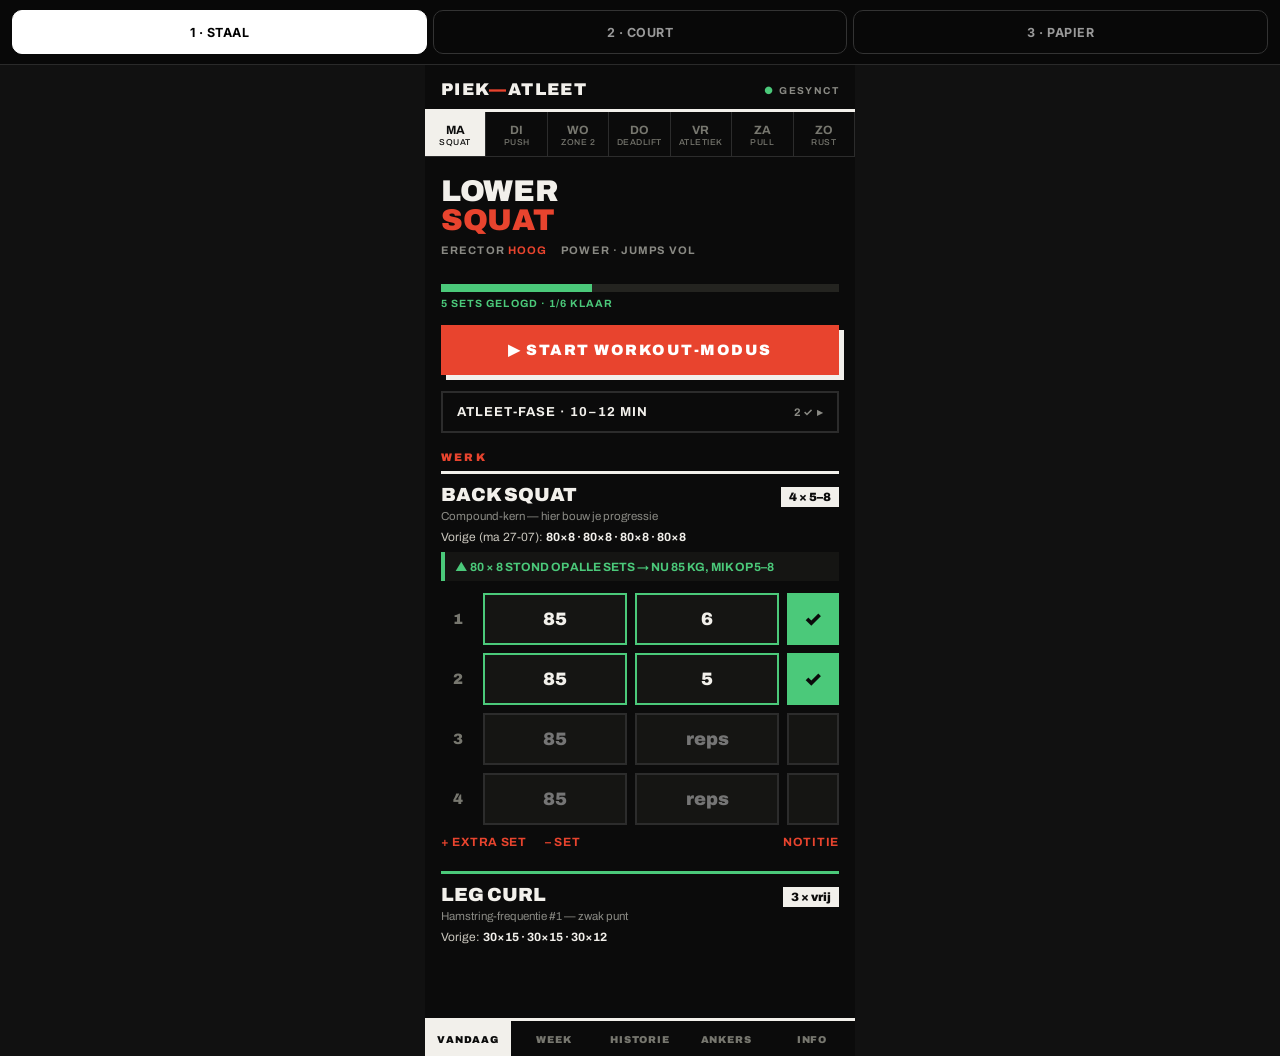
<file: mockups/index.html>
<!DOCTYPE html>
<html lang="nl">
<head>
<meta charset="UTF-8">
<meta name="viewport" content="width=device-width, initial-scale=1.0, viewport-fit=cover">
<title>PiekAtleet — 3 ontwerpen</title>
<link rel="preconnect" href="https://fonts.googleapis.com">
<link rel="preconnect" href="https://fonts.gstatic.com" crossorigin>
<link href="https://fonts.googleapis.com/css2?family=Archivo:ital,wght@0,500;0,700;0,900;1,700&family=Archivo+Expanded:wght@700;900&family=Inter:wght@400;500;600;700;800&family=Fraunces:opsz,wght@9..144,600;9..144,700&display=swap" rel="stylesheet">
<style>
  * { margin:0; padding:0; box-sizing:border-box; -webkit-tap-highlight-color:transparent; }
  html { -webkit-text-size-adjust:100%; }
  body { background:#111; font-family:Inter,-apple-system,sans-serif; }
  button { font:inherit; color:inherit; background:none; border:none; cursor:pointer; }

  /* ---------- keuzebalk ---------- */
  .picker {
    position:fixed; top:0; left:0; right:0; z-index:999;
    display:flex; gap:6px; padding:10px 12px calc(10px);
    background:rgba(8,8,8,.94); backdrop-filter:blur(12px); border-bottom:1px solid #2a2a2a;
  }
  .picker button {
    flex:1; min-height:44px; border-radius:10px; border:1px solid #333;
    color:#999; font-size:12.5px; font-weight:700; letter-spacing:.04em;
  }
  .picker button.on { background:#fff; color:#000; border-color:#fff; }
  .stage { padding-top:64px; min-height:100vh; }
  .set input { width:100%; min-width:0; }
  .variant { display:none; max-width:430px; margin:0 auto; min-height:calc(100vh - 64px); position:relative; padding-bottom:90px; }
  .variant.show { display:block; }

  /* ============================================================
     ONTWERP 1 — STAAL  (industrieel, krijt & ijzer)
  ============================================================ */
  .v1 { background:#0b0b0b; color:#f2f0eb; font-family:Archivo,Inter,sans-serif; }
  .v1 .top { display:flex; justify-content:space-between; align-items:center; padding:16px 16px 10px; border-bottom:3px solid #f2f0eb; }
  .v1 .brand { font-family:'Archivo Expanded',Archivo,sans-serif; font-weight:900; font-size:17px; letter-spacing:.08em; }
  .v1 .brand em { font-style:normal; color:#e8442e; }
  .v1 .sync { font-size:10px; font-weight:700; letter-spacing:.14em; color:#8a8a84; text-transform:uppercase; }
  .v1 .sync::before { content:"●"; color:#4bc97a; margin-right:5px; }
  .v1 .chips { display:flex; border-bottom:1px solid #2c2c2c; }
  .v1 .chip { flex:1; padding:11px 0 9px; text-align:center; font-weight:700; font-size:12px; color:#77776f; border-right:1px solid #2c2c2c; }
  .v1 .chip small { display:block; font-size:8.5px; font-weight:500; letter-spacing:.06em; margin-top:1px; }
  .v1 .chip.on { background:#f2f0eb; color:#0b0b0b; }
  .v1 .dayhead { padding:20px 16px 14px; }
  .v1 h1 { font-family:'Archivo Expanded',Archivo,sans-serif; font-weight:900; font-size:30px; line-height:.95; text-transform:uppercase; letter-spacing:-.01em; }
  .v1 h1 span { color:#e8442e; }
  .v1 .meta { display:flex; gap:14px; margin-top:10px; font-size:11px; font-weight:700; letter-spacing:.1em; text-transform:uppercase; color:#8a8a84; }
  .v1 .meta b { color:#e8442e; }
  .v1 .progressbar { height:8px; background:#242420; margin:14px 16px 0; }
  .v1 .progressbar i { display:block; height:100%; width:38%; background:#4bc97a; }
  .v1 .proglabel { padding:6px 16px 0; font-size:10.5px; font-weight:700; letter-spacing:.1em; text-transform:uppercase; color:#4bc97a; }
  .v1 .startbtn {
    display:block; margin:16px; width:calc(100% - 32px); padding:16px;
    background:#e8442e; color:#fff; font-family:'Archivo Expanded',Archivo,sans-serif;
    font-weight:900; font-size:15px; letter-spacing:.1em; text-transform:uppercase;
    box-shadow:5px 5px 0 #f2f0eb;
  }
  .v1 .opener { margin:6px 16px 18px; border:2px solid #2c2c2c; padding:12px 14px; display:flex; justify-content:space-between; align-items:center; }
  .v1 .opener b { font-size:13px; font-weight:700; text-transform:uppercase; letter-spacing:.08em; }
  .v1 .opener span { font-size:11px; color:#8a8a84; font-weight:700; }
  .v1 .sectlbl { padding:0 16px 8px; font-size:11px; font-weight:900; letter-spacing:.2em; color:#e8442e; text-transform:uppercase; }
  .v1 .ex { border-top:3px solid #f2f0eb; margin:0 16px 22px; padding-top:10px; }
  .v1 .ex.done-ex { border-top-color:#4bc97a; }
  .v1 .exhead { display:flex; justify-content:space-between; align-items:baseline; }
  .v1 .exname { font-family:'Archivo Expanded',Archivo,sans-serif; font-weight:900; font-size:19px; text-transform:uppercase; }
  .v1 .extarget { font-size:12px; font-weight:900; color:#0b0b0b; background:#f2f0eb; padding:3px 8px; }
  .v1 .excue { font-size:11.5px; color:#8a8a84; margin-top:3px; }
  .v1 .prev { margin-top:8px; font-size:12px; color:#c9c6bd; }
  .v1 .prev b { color:#f2f0eb; }
  .v1 .advies { margin-top:8px; border-left:4px solid #4bc97a; padding:7px 10px; background:#151513; font-size:12px; font-weight:700; color:#4bc97a; }
  .v1 .sets { margin-top:12px; display:flex; flex-direction:column; gap:8px; }
  .v1 .set { display:grid; grid-template-columns:34px 1fr 1fr 52px; gap:8px; align-items:stretch; }
  .v1 .setn { display:flex; align-items:center; justify-content:center; font-weight:900; font-size:15px; color:#77776f; }
  .v1 .set input { background:#151513; border:2px solid #2c2c2c; color:#f2f0eb; text-align:center; font-size:18px; font-weight:900; min-height:52px; font-family:Archivo; }
  .v1 .set .ok { border:2px solid #2c2c2c; background:#151513; color:transparent; font-size:20px; font-weight:900; }
  .v1 .set.done input { border-color:#4bc97a; }
  .v1 .set.done .ok { background:#4bc97a; border-color:#4bc97a; color:#0b0b0b; }
  .v1 .exfoot { display:flex; gap:18px; margin-top:10px; font-size:12px; font-weight:700; letter-spacing:.06em; text-transform:uppercase; color:#e8442e; }
  .v1 .tabbar { position:absolute; bottom:0; left:0; right:0; display:flex; background:#0b0b0b; border-top:3px solid #f2f0eb; }
  .v1 .tab { flex:1; padding:13px 0 11px; text-align:center; font-size:10px; font-weight:900; letter-spacing:.08em; text-transform:uppercase; color:#77776f; }
  .v1 .tab.on { color:#0b0b0b; background:#f2f0eb; }

  /* ============================================================
     ONTWERP 2 — COURT  (sport-tech HUD)
  ============================================================ */
  .v2 { background:radial-gradient(1200px 700px at 50% -10%, #10202e 0%, #070d16 55%) #070d16; color:#e9f2f7; font-family:Inter,sans-serif; }
  .v2 .top { display:flex; justify-content:space-between; align-items:center; padding:16px 18px 12px; }
  .v2 .brand { font-weight:800; font-size:15px; letter-spacing:.16em; }
  .v2 .brand em { font-style:normal; background:linear-gradient(90deg,#35e0ff,#a3ff4e); -webkit-background-clip:text; background-clip:text; color:transparent; }
  .v2 .sync { display:flex; align-items:center; gap:6px; font-size:11px; color:#7d93a5; }
  .v2 .sync i { width:7px; height:7px; border-radius:50%; background:#a3ff4e; box-shadow:0 0 8px #a3ff4e; }
  .v2 .chips { display:flex; gap:7px; padding:4px 16px 14px; overflow-x:auto; }
  .v2 .chip { flex:none; min-width:52px; padding:8px 10px; border-radius:14px; background:rgba(255,255,255,.05); border:1px solid rgba(255,255,255,.09); color:#7d93a5; font-size:11.5px; font-weight:700; text-align:center; }
  .v2 .chip small { display:block; font-size:9px; font-weight:500; margin-top:1px; }
  .v2 .chip.on { background:linear-gradient(135deg,rgba(53,224,255,.22),rgba(163,255,78,.14)); border-color:#35e0ff; color:#e9f2f7; box-shadow:0 0 18px rgba(53,224,255,.25); }
  .v2 .hero { margin:2px 16px 14px; padding:18px; border-radius:22px; background:linear-gradient(160deg,rgba(255,255,255,.07),rgba(255,255,255,.02)); border:1px solid rgba(255,255,255,.1); display:flex; align-items:center; gap:16px; }
  .v2 .ring { position:relative; width:74px; height:74px; flex:none; }
  .v2 .ring svg { transform:rotate(-90deg); }
  .v2 .ring .val { position:absolute; inset:0; display:flex; flex-direction:column; align-items:center; justify-content:center; font-weight:800; font-size:17px; }
  .v2 .ring .val small { font-size:8.5px; font-weight:600; color:#7d93a5; letter-spacing:.08em; }
  .v2 h1 { font-size:21px; font-weight:800; letter-spacing:-.01em; }
  .v2 .sub2 { font-size:12px; color:#7d93a5; margin-top:3px; }
  .v2 .badges { display:flex; gap:6px; margin-top:8px; }
  .v2 .bdg { font-size:10px; font-weight:700; letter-spacing:.05em; padding:3px 9px; border-radius:99px; background:rgba(255,107,90,.14); color:#ff8d7a; border:1px solid rgba(255,107,90,.3); }
  .v2 .bdg.b2 { background:rgba(53,224,255,.1); color:#35e0ff; border-color:rgba(53,224,255,.3); }
  .v2 .startbtn { display:flex; align-items:center; justify-content:center; gap:8px; margin:0 16px 14px; width:calc(100% - 32px); padding:15px; border-radius:16px; background:linear-gradient(90deg,#35e0ff,#a3ff4e); color:#04121c; font-weight:800; font-size:15px; box-shadow:0 8px 28px rgba(53,224,255,.35); }
  .v2 .opener { margin:0 16px 18px; padding:13px 15px; border-radius:16px; background:rgba(255,255,255,.04); border:1px solid rgba(255,255,255,.08); display:flex; justify-content:space-between; align-items:center; }
  .v2 .opener b { font-size:13.5px; font-weight:700; }
  .v2 .opener b small { display:block; font-size:10.5px; color:#7d93a5; font-weight:500; margin-top:1px; }
  .v2 .opener .cnt { font-size:11px; font-weight:700; color:#a3ff4e; background:rgba(163,255,78,.1); border:1px solid rgba(163,255,78,.3); padding:4px 10px; border-radius:99px; }
  .v2 .sectlbl { padding:0 18px 8px; font-size:10.5px; font-weight:800; letter-spacing:.18em; color:#35e0ff; text-transform:uppercase; }
  .v2 .ex { margin:0 16px 14px; padding:15px; border-radius:20px; background:linear-gradient(160deg,rgba(255,255,255,.06),rgba(255,255,255,.02)); border:1px solid rgba(255,255,255,.09); }
  .v2 .ex.done-ex { border-color:rgba(163,255,78,.45); box-shadow:0 0 22px rgba(163,255,78,.08) inset; }
  .v2 .exhead { display:flex; justify-content:space-between; gap:10px; }
  .v2 .exname { font-size:16.5px; font-weight:800; }
  .v2 .excue { font-size:11.5px; color:#7d93a5; margin-top:2px; }
  .v2 .extarget { flex:none; align-self:flex-start; font-size:11px; font-weight:800; color:#35e0ff; background:rgba(53,224,255,.1); border:1px solid rgba(53,224,255,.3); padding:4px 9px; border-radius:99px; }
  .v2 .spark { margin-top:9px; display:flex; align-items:center; gap:9px; font-size:11.5px; color:#7d93a5; }
  .v2 .spark svg { flex:none; }
  .v2 .spark b { color:#e9f2f7; }
  .v2 .advies { margin-top:9px; padding:8px 11px; border-radius:12px; background:rgba(163,255,78,.09); border:1px solid rgba(163,255,78,.3); color:#a3ff4e; font-size:12px; font-weight:600; }
  .v2 .sets { margin-top:11px; display:flex; flex-direction:column; gap:7px; }
  .v2 .set { display:grid; grid-template-columns:26px 1fr 1fr 50px; gap:8px; align-items:stretch; }
  .v2 .setn { display:flex; align-items:center; justify-content:center; font-size:12px; font-weight:700; color:#7d93a5; }
  .v2 .set input { background:rgba(255,255,255,.05); border:1px solid rgba(255,255,255,.1); border-radius:13px; color:#e9f2f7; text-align:center; font-size:16.5px; font-weight:700; min-height:50px; }
  .v2 .set .ok { border-radius:13px; border:1px solid rgba(255,255,255,.1); background:rgba(255,255,255,.05); color:transparent; font-size:18px; font-weight:800; }
  .v2 .set.done input { border-color:rgba(163,255,78,.4); }
  .v2 .set.done .ok { background:rgba(163,255,78,.15); border-color:#a3ff4e; color:#a3ff4e; box-shadow:0 0 12px rgba(163,255,78,.3); }
  .v2 .exfoot { display:flex; gap:16px; margin-top:9px; font-size:12px; font-weight:700; color:#35e0ff; }
  .v2 .tabbar { position:absolute; bottom:10px; left:14px; right:14px; display:flex; border-radius:20px; background:rgba(13,22,33,.92); border:1px solid rgba(255,255,255,.1); backdrop-filter:blur(14px); box-shadow:0 10px 30px rgba(0,0,0,.5); }
  .v2 .tab { flex:1; padding:12px 0; text-align:center; font-size:10px; font-weight:700; color:#7d93a5; }
  .v2 .tab.on { color:#04121c; background:linear-gradient(90deg,#35e0ff,#a3ff4e); border-radius:16px; margin:4px; padding:8px 0; }

  /* ============================================================
     ONTWERP 3 — PAPIER  (licht clubhuis-logboek)
  ============================================================ */
  .v3 { background:#f6f2ea; color:#20201c; font-family:Inter,sans-serif; }
  .v3 .top { display:flex; justify-content:space-between; align-items:baseline; padding:18px 18px 10px; }
  .v3 .brand { font-family:Fraunces,Georgia,serif; font-weight:700; font-size:19px; letter-spacing:.01em; }
  .v3 .brand em { font-style:italic; color:#b3541e; }
  .v3 .sync { font-size:11px; color:#8c8677; }
  .v3 .sync::before { content:"●"; color:#3f7d4e; margin-right:5px; font-size:9px; }
  .v3 .chips { display:flex; gap:4px; padding:4px 14px 4px; }
  .v3 .chip { flex:1; padding:8px 0; text-align:center; border-radius:10px; font-size:11.5px; font-weight:600; color:#8c8677; }
  .v3 .chip small { display:block; font-size:8.5px; font-weight:500; margin-top:1px; }
  .v3 .chip.on { background:#20201c; color:#f6f2ea; }
  .v3 .rule { border-top:1px solid #ddd5c4; margin:10px 18px 0; }
  .v3 .dayhead { padding:16px 18px 4px; }
  .v3 h1 { font-family:Fraunces,Georgia,serif; font-weight:700; font-size:29px; line-height:1.05; }
  .v3 .sub3 { font-size:12.5px; color:#8c8677; margin-top:4px; font-style:italic; font-family:Fraunces,Georgia,serif; }
  .v3 .meta3 { display:flex; gap:8px; margin-top:10px; }
  .v3 .tag { font-size:10.5px; font-weight:600; padding:4px 10px; border-radius:99px; border:1px solid #ddd5c4; color:#6b654f; background:#fdfbf6; }
  .v3 .tag.hot { border-color:#e3b8a5; color:#b3541e; background:#faeee6; }
  .v3 .prog3 { margin:12px 18px 0; font-size:12px; color:#3f7d4e; font-weight:600; }
  .v3 .prog3 i { display:block; height:4px; border-radius:99px; background:#e6dfcf; margin-top:6px; overflow:hidden; }
  .v3 .prog3 i b { display:block; height:100%; width:38%; background:#3f7d4e; }
  .v3 .startbtn { display:block; margin:16px 18px 6px; width:calc(100% - 36px); padding:15px; border-radius:14px; background:#b3541e; color:#fdfbf6; font-weight:700; font-size:15px; box-shadow:0 3px 0 #8a3f14; }
  .v3 .opener { margin:12px 18px; padding:12px 0; border-top:1px solid #ddd5c4; border-bottom:1px solid #ddd5c4; display:flex; justify-content:space-between; align-items:center; }
  .v3 .opener b { font-family:Fraunces,Georgia,serif; font-size:15px; font-weight:700; }
  .v3 .opener span { font-size:11.5px; color:#8c8677; }
  .v3 .sectlbl { padding:6px 18px 2px; font-family:Fraunces,Georgia,serif; font-style:italic; font-size:14px; color:#b3541e; }
  .v3 .ex { margin:10px 18px 20px; background:#fdfbf6; border:1px solid #e6dfcf; border-radius:16px; padding:15px; box-shadow:0 1px 3px rgba(60,50,20,.06); }
  .v3 .ex.done-ex { border-color:#9dc2a6; background:#f4f8f2; }
  .v3 .exhead { display:flex; justify-content:space-between; gap:10px; align-items:baseline; }
  .v3 .exname { font-family:Fraunces,Georgia,serif; font-size:18.5px; font-weight:700; }
  .v3 .extarget { font-size:11px; font-weight:700; color:#6b654f; }
  .v3 .excue { font-size:11.5px; color:#8c8677; margin-top:2px; }
  .v3 .prev3 { margin-top:8px; font-size:12px; color:#6b654f; border-left:3px solid #ddd5c4; padding-left:9px; }
  .v3 .advies { margin-top:9px; font-size:12.5px; font-weight:600; color:#3f7d4e; background:#edf3ea; border-radius:10px; padding:8px 11px; }
  .v3 .sets { margin-top:11px; display:flex; flex-direction:column; }
  .v3 .set { display:grid; grid-template-columns:26px 1fr 1fr 46px; gap:8px; align-items:center; padding:7px 0; border-bottom:1px dashed #e6dfcf; }
  .v3 .set:last-child { border-bottom:none; }
  .v3 .setn { text-align:center; font-size:12px; font-weight:600; color:#b9b2a0; }
  .v3 .set input { background:transparent; border:none; border-bottom:2px solid #ddd5c4; color:#20201c; text-align:center; font-size:17px; font-weight:700; min-height:42px; font-family:Fraunces,Georgia,serif; }
  .v3 .set .ok { width:34px; height:34px; margin:0 auto; border-radius:9px; border:2px solid #ddd5c4; background:#fdfbf6; color:transparent; font-size:16px; font-weight:800; }
  .v3 .set.done input { border-bottom-color:#3f7d4e; }
  .v3 .set.done .ok { background:#3f7d4e; border-color:#3f7d4e; color:#fdfbf6; }
  .v3 .exfoot { display:flex; gap:18px; margin-top:10px; font-size:12.5px; font-weight:600; color:#b3541e; }
  .v3 .tabbar { position:absolute; bottom:0; left:0; right:0; display:flex; background:#fdfbf6; border-top:1px solid #ddd5c4; }
  .v3 .tab { flex:1; padding:13px 0 11px; text-align:center; font-size:10.5px; font-weight:600; color:#8c8677; }
  .v3 .tab.on { color:#b3541e; box-shadow:inset 0 3px 0 #b3541e; }
</style>
</head>
<body>

<div class="picker">
  <button class="on" data-v="1">1 · STAAL</button>
  <button data-v="2">2 · COURT</button>
  <button data-v="3">3 · PAPIER</button>
</div>

<div class="stage">

  <!-- ================= ONTWERP 1: STAAL ================= -->
  <section class="variant v1 show" id="var1">
    <div class="top"><span class="brand">PIEK<em>—</em>ATLEET</span><span class="sync">gesynct</span></div>
    <div class="chips">
      <span class="chip on">MA<small>SQUAT</small></span><span class="chip">DI<small>PUSH</small></span><span class="chip">WO<small>ZONE 2</small></span><span class="chip">DO<small>DEADLIFT</small></span><span class="chip">VR<small>ATLETIEK</small></span><span class="chip">ZA<small>PULL</small></span><span class="chip">ZO<small>RUST</small></span>
    </div>
    <div class="dayhead">
      <h1>Lower<br><span>Squat</span></h1>
      <div class="meta"><span>ERECTOR <b>HOOG</b></span><span>POWER · JUMPS VOL</span></div>
    </div>
    <div class="progressbar"><i></i></div>
    <div class="proglabel">5 sets gelogd · 1/6 klaar</div>
    <button class="startbtn">▶ Start workout-modus</button>
    <div class="opener"><b>Atleet-fase · 10–12 min</b><span>2 ✓ &nbsp;▸</span></div>
    <div class="sectlbl">Werk</div>
    <div class="ex">
      <div class="exhead"><span class="exname">Back squat</span><span class="extarget">4 × 5–8</span></div>
      <div class="excue">Compound-kern — hier bouw je progressie</div>
      <div class="prev">Vorige (ma 27-07): <b>80×8 · 80×8 · 80×8 · 80×8</b></div>
      <div class="advies">▲ 80 × 8 STOND OP ALLE SETS → NU 85 KG, MIK OP 5–8</div>
      <div class="sets">
        <div class="set done"><span class="setn">1</span><input value="85"><input value="6"><button class="ok">✓</button></div>
        <div class="set done"><span class="setn">2</span><input value="85"><input value="5"><button class="ok">✓</button></div>
        <div class="set"><span class="setn">3</span><input placeholder="85"><input placeholder="reps"><button class="ok">✓</button></div>
        <div class="set"><span class="setn">4</span><input placeholder="85"><input placeholder="reps"><button class="ok">✓</button></div>
      </div>
      <div class="exfoot"><span>+ extra set</span><span>– set</span><span style="margin-left:auto">notitie</span></div>
    </div>
    <div class="ex done-ex">
      <div class="exhead"><span class="exname">Leg curl</span><span class="extarget">3 × vrij</span></div>
      <div class="excue">Hamstring-frequentie #1 — zwak punt</div>
      <div class="prev">Vorige: <b>30×15 · 30×15 · 30×12</b></div>
    </div>
    <div class="tabbar"><span class="tab on">Vandaag</span><span class="tab">Week</span><span class="tab">Historie</span><span class="tab">Ankers</span><span class="tab">Info</span></div>
  </section>

  <!-- ================= ONTWERP 2: COURT ================= -->
  <section class="variant v2" id="var2">
    <div class="top"><span class="brand">PIEK<em>ATLEET</em></span><span class="sync"><i></i>gesynct</span></div>
    <div class="chips">
      <span class="chip on">MA<small>Squat</small></span><span class="chip">DI<small>Push</small></span><span class="chip">WO<small>Zone 2</small></span><span class="chip">DO<small>Deadlift</small></span><span class="chip">VR<small>Atletiek</small></span><span class="chip">ZA<small>Pull</small></span><span class="chip">ZO<small>rust</small></span>
    </div>
    <div class="hero">
      <div class="ring">
        <svg width="74" height="74"><circle cx="37" cy="37" r="31" stroke="rgba(255,255,255,.08)" stroke-width="7" fill="none"/><circle cx="37" cy="37" r="31" stroke="url(#g1)" stroke-width="7" fill="none" stroke-linecap="round" stroke-dasharray="195" stroke-dashoffset="122"/><defs><linearGradient id="g1"><stop offset="0" stop-color="#35e0ff"/><stop offset="1" stop-color="#a3ff4e"/></linearGradient></defs></svg>
        <span class="val">38%<small>KLAAR</small></span>
      </div>
      <div>
        <h1>Lower — Squat</h1>
        <div class="sub2">quads + full body · 5 sets gelogd</div>
        <div class="badges"><span class="bdg">ERECTOR HOOG</span><span class="bdg b2">POWER VOL</span></div>
      </div>
    </div>
    <button class="startbtn">▶ Start workout-modus</button>
    <div class="opener"><b>Atleet-fase<small>10–12 min · kies wat je nodig hebt</small></b><span class="cnt">2 ✓</span></div>
    <div class="sectlbl">Werk</div>
    <div class="ex">
      <div class="exhead"><div><div class="exname">Back squat</div><div class="excue">Compound-kern — hier bouw je progressie</div></div><span class="extarget">4 × 5–8</span></div>
      <div class="spark">
        <svg width="72" height="24"><polyline points="2,20 20,17 38,12 56,10 70,4" fill="none" stroke="#35e0ff" stroke-width="2" stroke-linecap="round"/><circle cx="70" cy="4" r="3" fill="#a3ff4e"/></svg>
        <span>Vorige: <b>80×8 ·8·8·8</b></span>
      </div>
      <div class="advies">▲ 80 × 8 stond op alle sets → nu 85 kg, mik op 5–8</div>
      <div class="sets">
        <div class="set done"><span class="setn">1</span><input value="85"><input value="6"><button class="ok">✓</button></div>
        <div class="set done"><span class="setn">2</span><input value="85"><input value="5"><button class="ok">✓</button></div>
        <div class="set"><span class="setn">3</span><input placeholder="85"><input placeholder="reps"><button class="ok">✓</button></div>
        <div class="set"><span class="setn">4</span><input placeholder="85"><input placeholder="reps"><button class="ok">✓</button></div>
      </div>
      <div class="exfoot"><span>+ extra set</span><span>– set</span><span style="margin-left:auto">notitie</span></div>
    </div>
    <div class="ex done-ex">
      <div class="exhead"><div><div class="exname">Leg curl</div><div class="excue">Hamstring-frequentie #1 — zwak punt</div></div><span class="extarget">3 × vrij</span></div>
      <div class="spark"><svg width="72" height="24"><polyline points="2,18 24,14 46,12 70,8" fill="none" stroke="#a3ff4e" stroke-width="2" stroke-linecap="round"/><circle cx="70" cy="8" r="3" fill="#a3ff4e"/></svg><span>Vorige: <b>30×15 ·15·12</b></span></div>
    </div>
    <div class="tabbar"><span class="tab on">Vandaag</span><span class="tab">Week</span><span class="tab">Historie</span><span class="tab">Ankers</span><span class="tab">Info</span></div>
  </section>

  <!-- ================= ONTWERP 3: PAPIER ================= -->
  <section class="variant v3" id="var3">
    <div class="top"><span class="brand">Piek<em>Atleet</em></span><span class="sync">gesynct</span></div>
    <div class="chips">
      <span class="chip on">MA<small>Squat</small></span><span class="chip">DI<small>Push</small></span><span class="chip">WO<small>Zone 2</small></span><span class="chip">DO<small>Deadlift</small></span><span class="chip">VR<small>Atletiek</small></span><span class="chip">ZA<small>Pull</small></span><span class="chip">ZO<small>rust</small></span>
    </div>
    <div class="rule"></div>
    <div class="dayhead">
      <h1>Lower — Squat</h1>
      <div class="sub3">quads + full body · maandag 3 augustus</div>
      <div class="meta3"><span class="tag hot">erector hoog</span><span class="tag">power · jumps vol</span></div>
    </div>
    <div class="prog3">5 sets gelogd · 1/6 onderdelen klaar<i><b></b></i></div>
    <button class="startbtn">▶ Start workout-modus</button>
    <div class="opener"><b>Atleet-fase</b><span>10–12 min · 2 afgevinkt ▸</span></div>
    <div class="sectlbl">Het werk van vandaag</div>
    <div class="ex">
      <div class="exhead"><span class="exname">Back squat</span><span class="extarget">4 × 5–8</span></div>
      <div class="excue">Compound-kern — hier bouw je progressie</div>
      <div class="prev3">Vorige (ma 27-07): 80×8 · 80×8 · 80×8 · 80×8</div>
      <div class="advies">▲ 80 × 8 stond op alle sets → nu 85 kg, mik op 5–8</div>
      <div class="sets">
        <div class="set done"><span class="setn">1</span><input value="85"><input value="6"><button class="ok">✓</button></div>
        <div class="set done"><span class="setn">2</span><input value="85"><input value="5"><button class="ok">✓</button></div>
        <div class="set"><span class="setn">3</span><input placeholder="85"><input placeholder="reps"><button class="ok">✓</button></div>
        <div class="set"><span class="setn">4</span><input placeholder="85"><input placeholder="reps"><button class="ok">✓</button></div>
      </div>
      <div class="exfoot"><span>+ extra set</span><span>– set</span><span style="margin-left:auto">notitie</span></div>
    </div>
    <div class="ex done-ex">
      <div class="exhead"><span class="exname">Leg curl</span><span class="extarget">3 × vrij</span></div>
      <div class="excue">Hamstring-frequentie #1 — zwak punt</div>
      <div class="prev3">Vorige: 30×15 · 30×15 · 30×12</div>
    </div>
    <div class="tabbar"><span class="tab on">Vandaag</span><span class="tab">Week</span><span class="tab">Historie</span><span class="tab">Ankers</span><span class="tab">Info</span></div>
  </section>

</div>

<script>
  document.querySelectorAll('.picker button').forEach(function (b) {
    b.addEventListener('click', function () {
      document.querySelectorAll('.picker button').forEach(function (x) { x.classList.remove('on'); });
      b.classList.add('on');
      document.querySelectorAll('.variant').forEach(function (v) { v.classList.remove('show'); });
      document.getElementById('var' + b.dataset.v).classList.add('show');
      window.scrollTo(0, 0);
    });
  });
</script>
</body>
</html>
</file>
